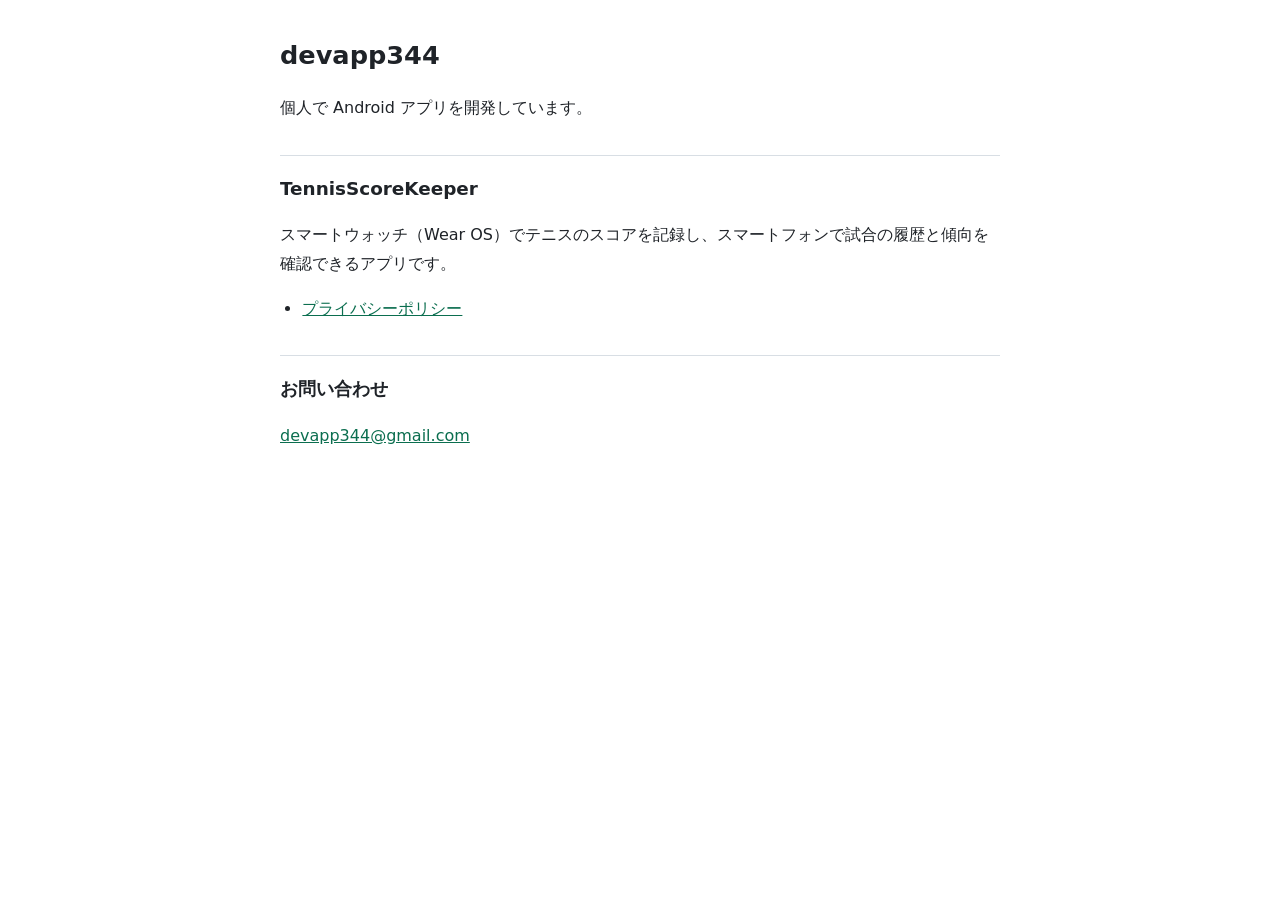
<file: index.html>
<!doctype html>
<html lang="ja">
<head>
<meta charset="utf-8">
<meta name="viewport" content="width=device-width, initial-scale=1">
<title>devapp344</title>
<link rel="stylesheet" href="style.css">
</head>
<body>
<main>
<h1>devapp344</h1>
<p>個人で Android アプリを開発しています。</p>

<h2>TennisScoreKeeper</h2>
<p>スマートウォッチ（Wear OS）でテニスのスコアを記録し、スマートフォンで試合の履歴と傾向を確認できるアプリです。</p>
<ul>
<li><a href="privacy/">プライバシーポリシー</a></li>
</ul>

<h2>お問い合わせ</h2>
<p><a href="mailto:devapp344@gmail.com">devapp344@gmail.com</a></p>
</main>
</body>
</html>
</file>
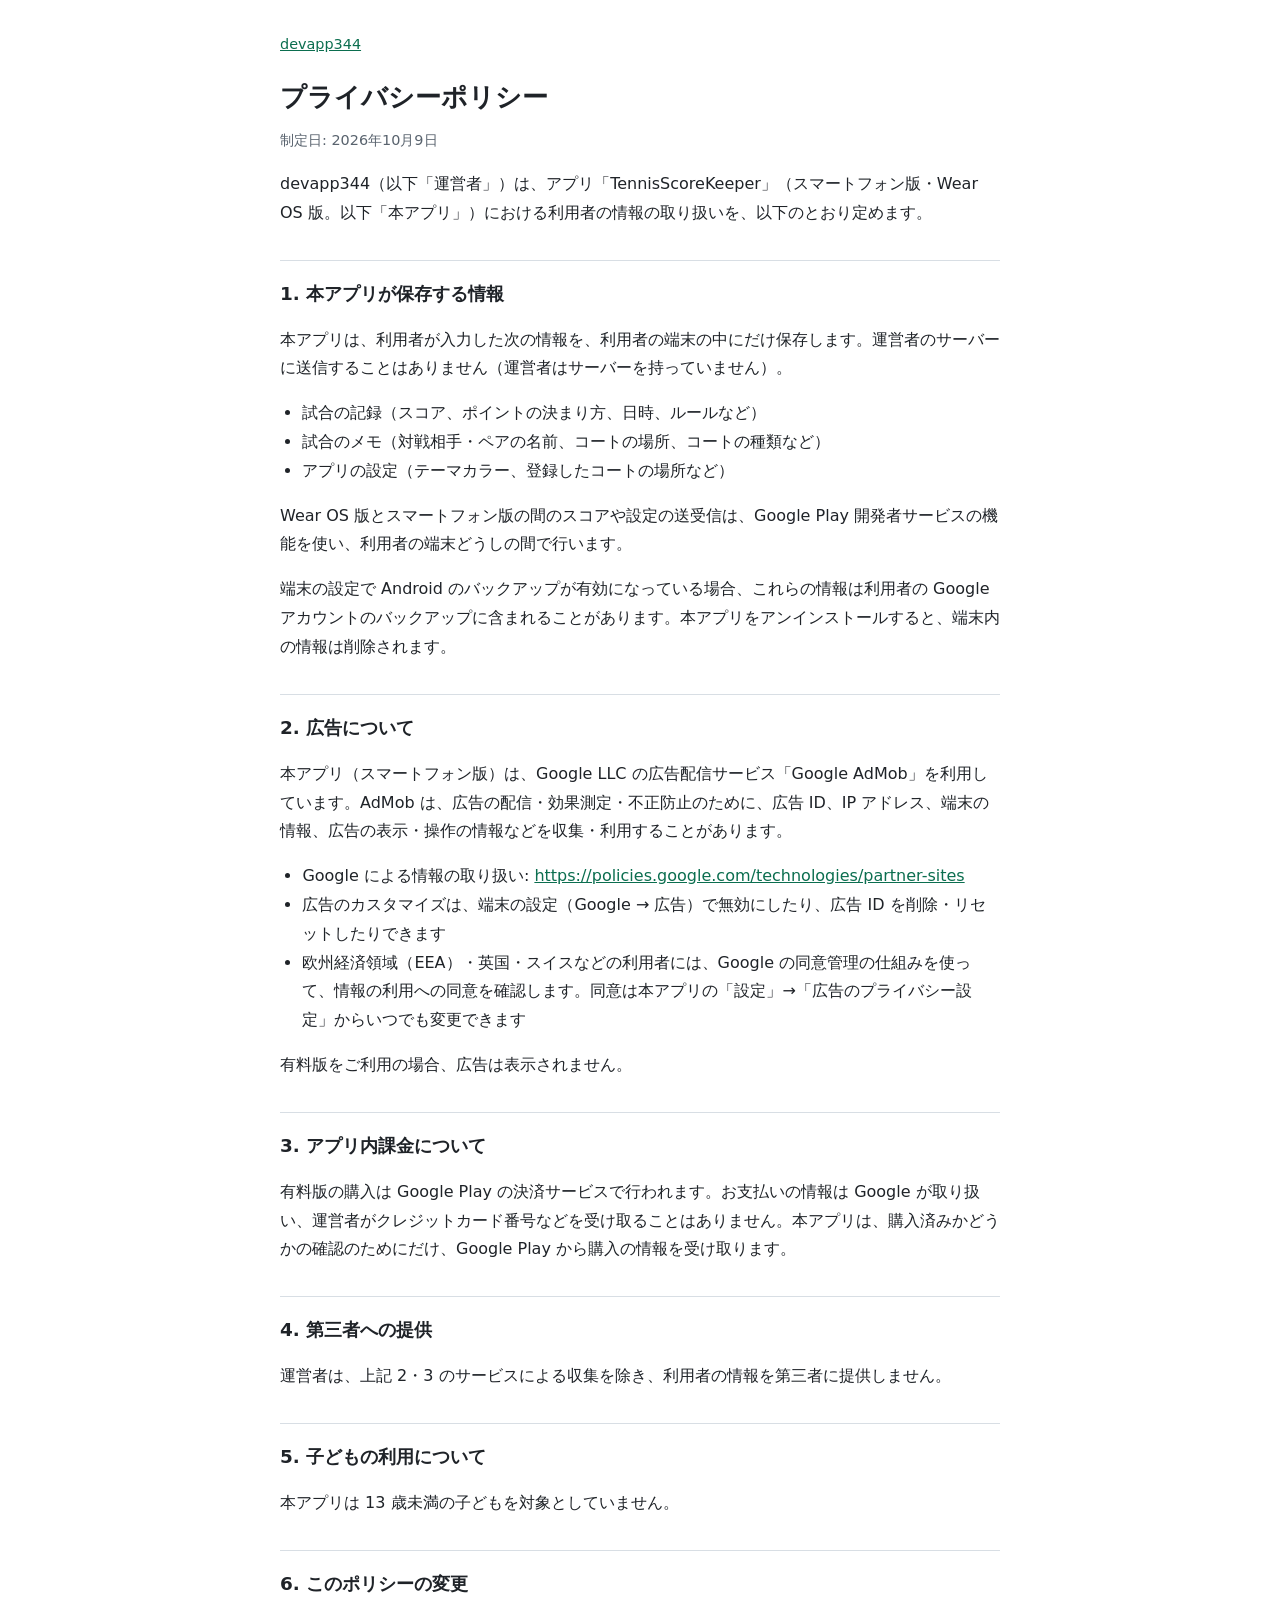
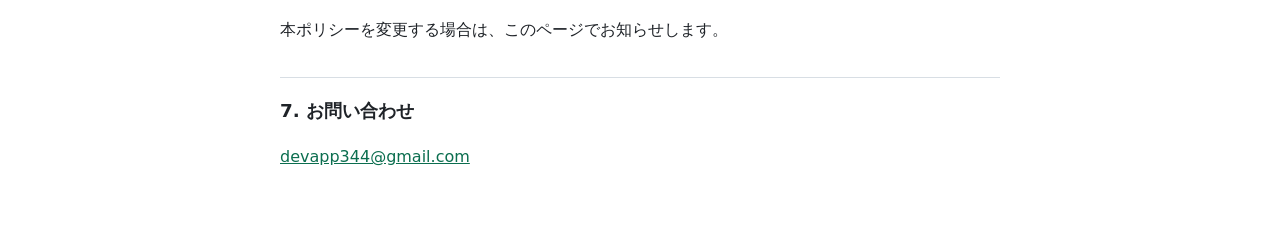
<file: privacy/index.html>
<!doctype html>
<html lang="ja">
<head>
<meta charset="utf-8">
<meta name="viewport" content="width=device-width, initial-scale=1">
<title>プライバシーポリシー | TennisScoreKeeper</title>
<link rel="stylesheet" href="../style.css">
</head>
<body>
<main>
<p class="back"><a href="../">devapp344</a></p>
<h1>プライバシーポリシー</h1>
<p class="date">制定日: 2026年10月9日</p>

<p>devapp344（以下「運営者」）は、アプリ「TennisScoreKeeper」（スマートフォン版・Wear OS 版。以下「本アプリ」）における利用者の情報の取り扱いを、以下のとおり定めます。</p>

<h2>1. 本アプリが保存する情報</h2>
<p>本アプリは、利用者が入力した次の情報を、利用者の端末の中にだけ保存します。運営者のサーバーに送信することはありません（運営者はサーバーを持っていません）。</p>
<ul>
<li>試合の記録（スコア、ポイントの決まり方、日時、ルールなど）</li>
<li>試合のメモ（対戦相手・ペアの名前、コートの場所、コートの種類など）</li>
<li>アプリの設定（テーマカラー、登録したコートの場所など）</li>
</ul>
<p>Wear OS 版とスマートフォン版の間のスコアや設定の送受信は、Google Play 開発者サービスの機能を使い、利用者の端末どうしの間で行います。</p>
<p>端末の設定で Android のバックアップが有効になっている場合、これらの情報は利用者の Google アカウントのバックアップに含まれることがあります。本アプリをアンインストールすると、端末内の情報は削除されます。</p>

<h2>2. 広告について</h2>
<p>本アプリ（スマートフォン版）は、Google LLC の広告配信サービス「Google AdMob」を利用しています。AdMob は、広告の配信・効果測定・不正防止のために、広告 ID、IP アドレス、端末の情報、広告の表示・操作の情報などを収集・利用することがあります。</p>
<ul>
<li>Google による情報の取り扱い: <a href="https://policies.google.com/technologies/partner-sites">https://policies.google.com/technologies/partner-sites</a></li>
<li>広告のカスタマイズは、端末の設定（Google → 広告）で無効にしたり、広告 ID を削除・リセットしたりできます</li>
<li>欧州経済領域（EEA）・英国・スイスなどの利用者には、Google の同意管理の仕組みを使って、情報の利用への同意を確認します。同意は本アプリの「設定」→「広告のプライバシー設定」からいつでも変更できます</li>
</ul>
<p>有料版をご利用の場合、広告は表示されません。</p>

<h2>3. アプリ内課金について</h2>
<p>有料版の購入は Google Play の決済サービスで行われます。お支払いの情報は Google が取り扱い、運営者がクレジットカード番号などを受け取ることはありません。本アプリは、購入済みかどうかの確認のためにだけ、Google Play から購入の情報を受け取ります。</p>

<h2>4. 第三者への提供</h2>
<p>運営者は、上記 2・3 のサービスによる収集を除き、利用者の情報を第三者に提供しません。</p>

<h2>5. 子どもの利用について</h2>
<p>本アプリは 13 歳未満の子どもを対象としていません。</p>

<h2>6. このポリシーの変更</h2>
<p>本ポリシーを変更する場合は、このページでお知らせします。</p>

<h2>7. お問い合わせ</h2>
<p><a href="mailto:devapp344@gmail.com">devapp344@gmail.com</a></p>
</main>
</body>
</html>
</file>
<file: style.css>
:root {
  --bg: #ffffff;
  --text: #1f2328;
  --muted: #59636e;
  --link: #0b6e4f;
  --rule: #d8dee4;
}
@media (prefers-color-scheme: dark) {
  :root {
    --bg: #15181c;
    --text: #e6e8eb;
    --muted: #9aa4af;
    --link: #5fd3a6;
    --rule: #30363d;
  }
}
body {
  margin: 0;
  background: var(--bg);
  color: var(--text);
  font-family: system-ui, -apple-system, "Hiragino Sans", "Noto Sans JP", sans-serif;
  line-height: 1.8;
}
main {
  max-width: 720px;
  margin: 0 auto;
  padding: 32px 16px 64px;
}
h1 { font-size: 1.6rem; margin: 0 0 8px; }
h2 {
  font-size: 1.15rem;
  margin: 32px 0 8px;
  padding-top: 16px;
  border-top: 1px solid var(--rule);
}
a { color: var(--link); overflow-wrap: anywhere; }
ul { padding-left: 1.4em; }
.date, .back { color: var(--muted); font-size: 0.9rem; margin: 0 0 16px; }
</file>
